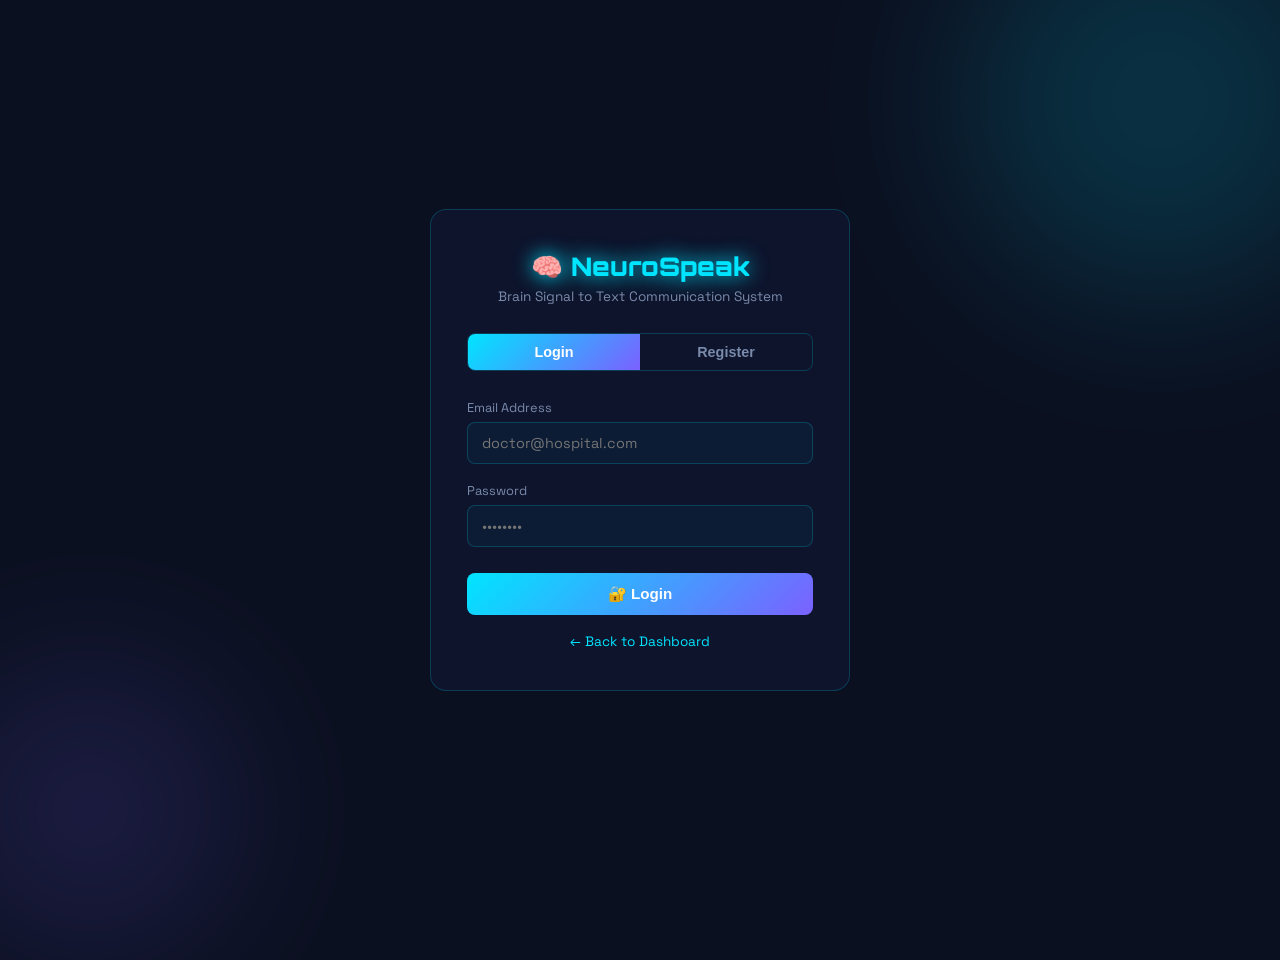
<file: templates/login.html>
<!DOCTYPE html>
<html lang="en">
<head>
  <meta charset="UTF-8"/>
  <meta name="viewport" content="width=device-width,initial-scale=1.0"/>
  <title>NeuroSpeak – Login</title>
  <link href="https://fonts.googleapis.com/css2?family=Orbitron:wght@700;900&family=Space+Grotesk:wght@400;600&display=swap" rel="stylesheet"/>
  <style>
    :root{--cyan:#00E5FF;--purple:#7B61FF;--green:#00FF9D;--bg:#0B1020;--glass:rgba(15,22,48,0.85);--border:rgba(0,229,255,0.2);--text:#E0E8FF;--dim:#7A8AAA}
    *{box-sizing:border-box;margin:0;padding:0}
    body{font-family:'Space Grotesk',sans-serif;background:var(--bg);color:var(--text);min-height:100vh;display:flex;align-items:center;justify-content:center;position:relative;overflow:hidden}
    .orb{position:absolute;border-radius:50%;filter:blur(80px);opacity:0.15;pointer-events:none}
    .orb1{width:400px;height:400px;top:-100px;right:-80px;background:var(--cyan)}
    .orb2{width:300px;height:300px;bottom:-60px;left:-60px;background:var(--purple)}
    .card{background:var(--glass);border:1px solid var(--border);border-radius:16px;padding:40px 36px;width:100%;max-width:420px;backdrop-filter:blur(20px);position:relative;z-index:1}
    .logo{font-family:'Orbitron',monospace;font-size:1.6rem;font-weight:900;color:var(--cyan);text-align:center;text-shadow:0 0 20px var(--cyan);margin-bottom:6px}
    .sub{text-align:center;color:var(--dim);font-size:0.85rem;margin-bottom:28px}
    .tabs{display:flex;gap:0;border-radius:8px;overflow:hidden;border:1px solid var(--border);margin-bottom:28px}
    .tab{flex:1;padding:10px;text-align:center;font-size:0.9rem;font-weight:600;cursor:pointer;border:none;background:transparent;color:var(--dim);transition:all 0.2s}
    .tab.active{background:linear-gradient(135deg,var(--cyan),var(--purple));color:#fff}
    .form-group{margin-bottom:18px}
    label{font-size:0.8rem;color:var(--dim);display:block;margin-bottom:6px}
    input,select{width:100%;padding:11px 14px;background:rgba(0,229,255,0.04);border:1px solid var(--border);border-radius:8px;color:var(--text);font-size:0.9rem;font-family:'Space Grotesk',sans-serif;outline:none;transition:border 0.2s}
    input:focus,select:focus{border-color:var(--cyan)}
    select option{background:var(--bg)}
    .btn{width:100%;padding:12px;background:linear-gradient(135deg,var(--cyan),var(--purple));color:#fff;border:none;border-radius:8px;font-size:0.95rem;font-weight:600;cursor:pointer;margin-top:8px;transition:all 0.2s}
    .btn:hover{opacity:0.88;transform:translateY(-1px)}
    .msg{padding:10px 14px;border-radius:8px;font-size:0.85rem;margin-top:14px;text-align:center}
    .msg.success{background:rgba(0,255,157,0.1);border:1px solid var(--green);color:var(--green)}
    .msg.error{background:rgba(255,77,109,0.1);border:1px solid #FF4D6D;color:#FF4D6D}
    .back{text-align:center;margin-top:18px;font-size:0.85rem;color:var(--dim)}
    .back a{color:var(--cyan);text-decoration:none}
    .back a:hover{text-decoration:underline}
  </style>
</head>
<body>
<div class="orb orb1"></div>
<div class="orb orb2"></div>

<div class="card">
  <div class="logo">🧠 NeuroSpeak</div>
  <div class="sub">Brain Signal to Text Communication System</div>

  <div class="tabs">
    <button class="tab active" onclick="showTab('login',this)">Login</button>
    <button class="tab" onclick="showTab('register',this)">Register</button>
  </div>

  <!-- LOGIN -->
  <div id="loginForm">
    <div class="form-group">
      <label>Email Address</label>
      <input type="email" id="loginEmail" placeholder="doctor@hospital.com"/>
    </div>
    <div class="form-group">
      <label>Password</label>
      <input type="password" id="loginPw" placeholder="••••••••" onkeydown="if(event.key==='Enter')doLogin()"/>
    </div>
    <button class="btn" onclick="doLogin()">🔐 Login</button>
    <div id="loginMsg"></div>
  </div>

  <!-- REGISTER -->
  <div id="registerForm" style="display:none">
    <div class="form-group">
      <label>Full Name</label>
      <input type="text" id="regName" placeholder="Dr. Ramesh Kumar"/>
    </div>
    <div class="form-group">
      <label>Email Address</label>
      <input type="email" id="regEmail" placeholder="doctor@hospital.com"/>
    </div>
    <div class="form-group">
      <label>Password</label>
      <input type="password" id="regPw" placeholder="Min 8 characters"/>
    </div>
    <div class="form-group">
      <label>Role</label>
      <select id="regRole">
        <option value="patient">Patient</option>
        <option value="doctor">Doctor</option>
        <option value="researcher">Researcher</option>
      </select>
    </div>
    <button class="btn" onclick="doRegister()">📝 Create Account</button>
    <div id="regMsg"></div>
  </div>

  <div class="back"><a href="/">← Back to Dashboard</a></div>
</div>

<script>
function showTab(tab, el) {
  document.querySelectorAll('.tab').forEach(t => t.classList.remove('active'));
  el.classList.add('active');
  document.getElementById('loginForm').style.display = tab === 'login' ? '' : 'none';
  document.getElementById('registerForm').style.display = tab === 'register' ? '' : 'none';
}

async function doLogin() {
  const email = document.getElementById('loginEmail').value.trim();
  const pw    = document.getElementById('loginPw').value;
  const msg   = document.getElementById('loginMsg');
  if (!email || !pw) { showMsg(msg, 'Please fill in all fields', 'error'); return; }
  try {
    const r = await fetch('/api/auth/login', {
      method:'POST', headers:{'Content-Type':'application/json'},
      body: JSON.stringify({email, password: pw})
    });
    const d = await r.json();
    if (d.token) {
      localStorage.setItem('ns_token', d.token);
      localStorage.setItem('ns_role', d.role);
      showMsg(msg, '✅ Login successful! Redirecting...', 'success');
      setTimeout(() => window.location = d.role === 'admin' ? '/admin' : '/', 1200);
    } else {
      showMsg(msg, d.error || 'Login failed', 'error');
    }
  } catch {
    showMsg(msg, '❌ Server error. Please try again.', 'error');
  }
}

async function doRegister() {
  const name  = document.getElementById('regName').value.trim();
  const email = document.getElementById('regEmail').value.trim();
  const pw    = document.getElementById('regPw').value;
  const role  = document.getElementById('regRole').value;
  const msg   = document.getElementById('regMsg');
  if (!name || !email || !pw) { showMsg(msg, 'Please fill in all fields', 'error'); return; }
  if (pw.length < 8)           { showMsg(msg, 'Password must be at least 8 characters', 'error'); return; }
  try {
    const r = await fetch('/api/auth/register', {
      method:'POST', headers:{'Content-Type':'application/json'},
      body: JSON.stringify({name, email, password: pw, role})
    });
    const d = await r.json();
    if (d.success) {
      showMsg(msg, '✅ Account created! Please login.', 'success');
      setTimeout(() => showTab('login', document.querySelector('.tab')), 1500);
    } else {
      showMsg(msg, d.error || 'Registration failed', 'error');
    }
  } catch {
    showMsg(msg, '❌ Server error. Please try again.', 'error');
  }
}

function showMsg(el, text, type) {
  el.className = 'msg ' + type;
  el.textContent = text;
}
</script>
</body>
</html>
</file>
